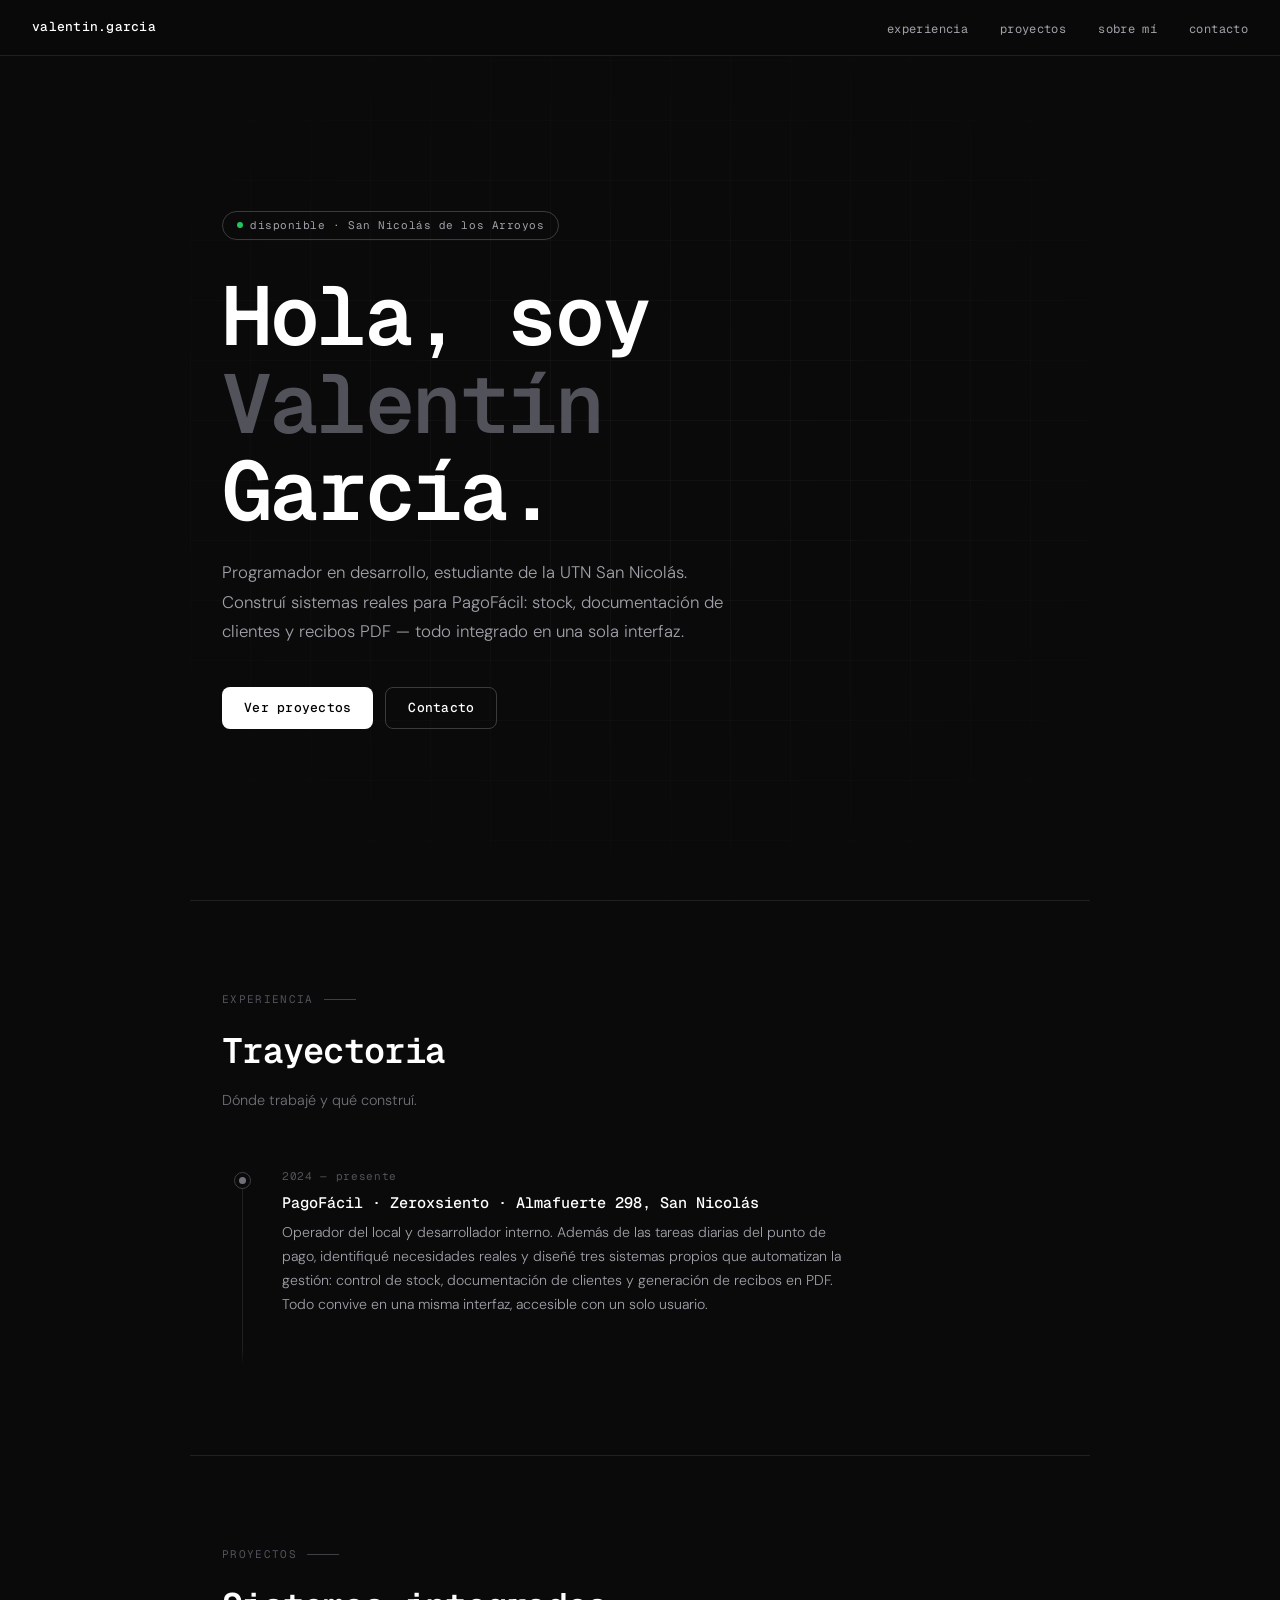
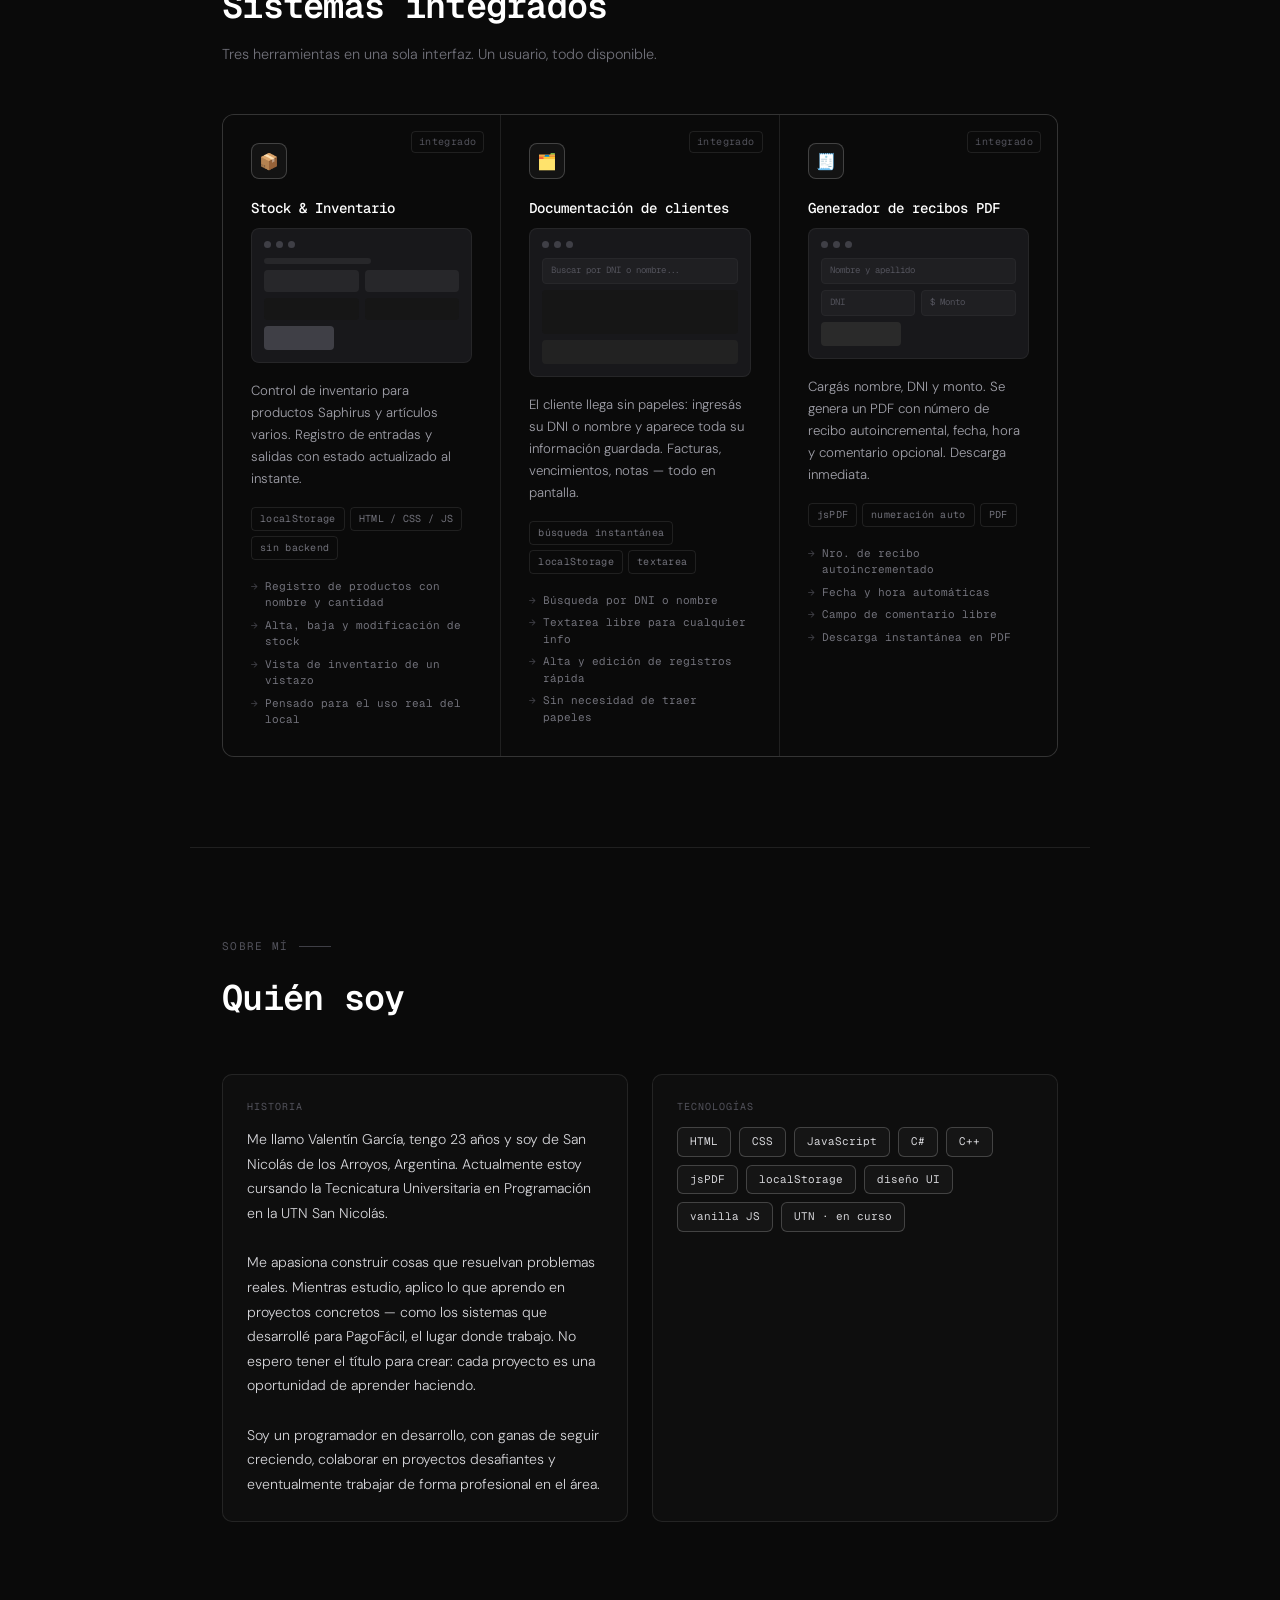
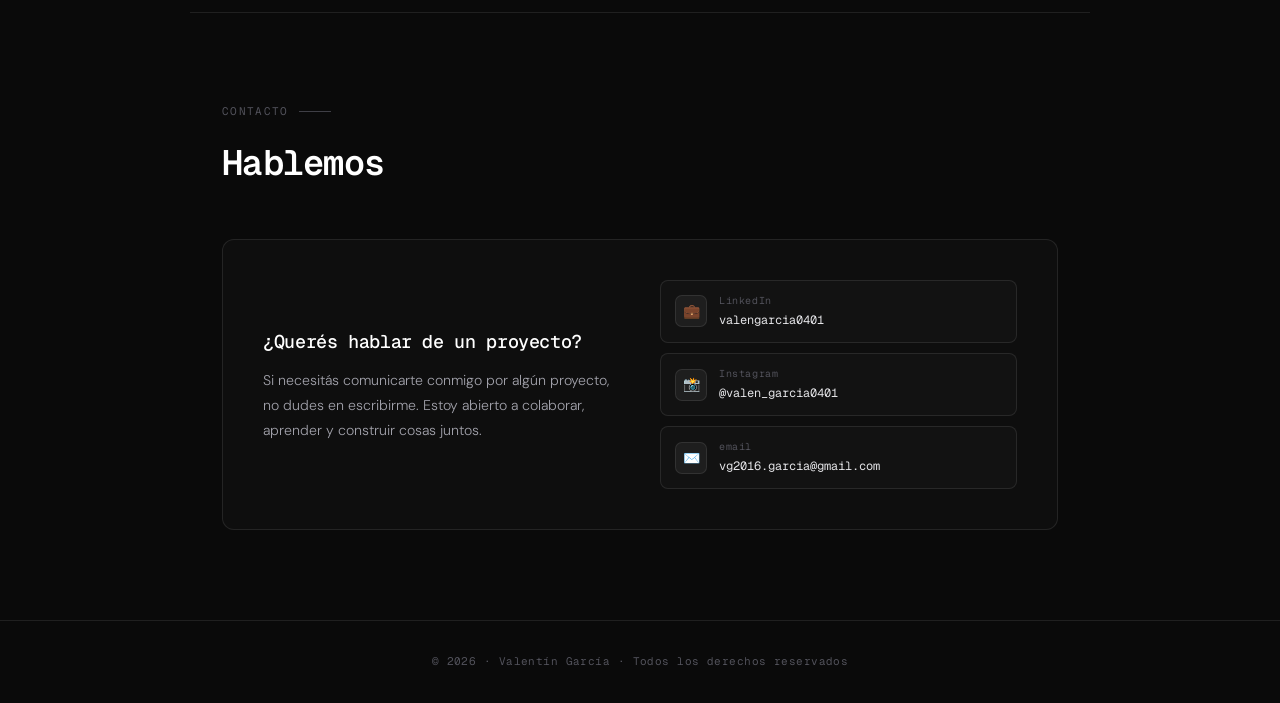
<file: index.html>
<!DOCTYPE html>
<html lang="es" style="background:#0a0a0a;">
<head>
  <meta charset="UTF-8">
  <meta name="viewport" content="width=device-width, initial-scale=1.0">
  <title>Valentín García — Portfolio</title>
  <link rel="preconnect" href="https://fonts.googleapis.com">
  <link href="https://fonts.googleapis.com/css2?family=Geist+Mono:wght@400;500;600&family=DM+Sans:ital,wght@0,300;0,400;0,500;1,300&display=swap" rel="stylesheet">
  <link rel="stylesheet" href="style.css">
</head>
<body>

<!-- NAV -->
<nav>
  <a class="nav-logo" href="#">valentin.garcia</a>
  <ul class="nav-links">
    <li><a href="#experiencia">experiencia</a></li>
    <li><a href="#proyectos">proyectos</a></li>
    <li><a href="#sobre-mi">sobre mí</a></li>
    <li><a href="#contacto">contacto</a></li>
  </ul>
</nav>

<!-- HERO -->
<div class="hero">
  <div class="hero-grid"></div>
  <div class="hero-badge">
    <span class="badge-dot"></span>disponible · San Nicolás de los Arroyos
  </div>
  <h1>
    Hola, soy<br>
    <span class="dim">Valentín</span><br>
    García.
  </h1>
  <p class="hero-desc">
    Programador en desarrollo, estudiante de la UTN San Nicolás. Construí sistemas reales para PagoFácil: stock, documentación de clientes y recibos PDF — todo integrado en una sola interfaz.
  </p>
  <div class="hero-ctas">
    <a href="#proyectos" class="btn btn-primary">Ver proyectos</a>
    <a href="#contacto" class="btn btn-secondary">Contacto</a>
  </div>
</div>

<hr class="divider">

<!-- EXPERIENCIA -->
<section id="experiencia">
  <div class="section-label fade-up">experiencia</div>
  <h2 class="fade-up">Trayectoria</h2>
  <p class="section-sub fade-up">Dónde trabajé y qué construí.</p>

  <div class="timeline fade-up">
    <div class="timeline-line"></div>
    <div class="timeline-item">
      <div class="timeline-dot"></div>
      <div class="timeline-meta">2024 — presente</div>
      <div class="timeline-title">PagoFácil · Zeroxsiento · Almafuerte 298, San Nicolás</div>
      <div class="timeline-desc">
        Operador del local y desarrollador interno. Además de las tareas diarias del punto de pago, identifiqué necesidades reales y diseñé tres sistemas propios que automatizan la gestión: control de stock, documentación de clientes y generación de recibos en PDF. Todo convive en una misma interfaz, accesible con un solo usuario.
      </div>
    </div>
  </div>
</section>

<hr class="divider">

<!-- PROYECTOS -->
<section id="proyectos">
  <div class="section-label fade-up">proyectos</div>
  <h2 class="fade-up">Sistemas integrados</h2>
  <p class="section-sub fade-up">Tres herramientas en una sola interfaz. Un usuario, todo disponible.</p>

  <div class="projects-grid fade-up">

    <!-- STOCK -->
    <div class="project-card">
      <span class="project-integrated-badge">integrado</span>
      <div class="project-card-icon">📦</div>
      <h3>Stock & Inventario</h3>
      <div class="project-mockup">
        <div class="mockup-bar">
          <div class="mockup-dot"></div>
          <div class="mockup-dot"></div>
          <div class="mockup-dot"></div>
        </div>
        <div class="mockup-line" style="width:55%;"></div>
        <div class="mockup-row">
          <div class="mockup-cell"></div>
          <div class="mockup-cell"></div>
        </div>
        <div class="mockup-row">
          <div class="mockup-cell" style="background:#161616;"></div>
          <div class="mockup-cell" style="background:#161616;"></div>
        </div>
        <div class="mockup-btn"></div>
      </div>
      <p>Control de inventario para productos Saphirus y artículos varios. Registro de entradas y salidas con estado actualizado al instante.</p>
      <div class="project-tags">
        <span class="tag">localStorage</span>
        <span class="tag">HTML / CSS / JS</span>
        <span class="tag">sin backend</span>
      </div>
      <ul class="project-features">
        <li>Registro de productos con nombre y cantidad</li>
        <li>Alta, baja y modificación de stock</li>
        <li>Vista de inventario de un vistazo</li>
        <li>Pensado para el uso real del local</li>
      </ul>
    </div>

    <!-- DOCUMENTACIÓN -->
    <div class="project-card">
      <span class="project-integrated-badge">integrado</span>
      <div class="project-card-icon">🗂️</div>
      <h3>Documentación de clientes</h3>
      <div class="project-mockup">
        <div class="mockup-bar">
          <div class="mockup-dot"></div>
          <div class="mockup-dot"></div>
          <div class="mockup-dot"></div>
        </div>
        <div class="mockup-input">
          <span class="mockup-input-text">Buscar por DNI o nombre...</span>
        </div>
        <div class="mockup-line" style="width:100%; height:44px; border-radius:4px; background:#161616; margin-bottom:6px;"></div>
        <div class="mockup-btn" style="width:100%; background:#222;"></div>
      </div>
      <p>El cliente llega sin papeles: ingresás su DNI o nombre y aparece toda su información guardada. Facturas, vencimientos, notas — todo en pantalla.</p>
      <div class="project-tags">
        <span class="tag">búsqueda instantánea</span>
        <span class="tag">localStorage</span>
        <span class="tag">textarea</span>
      </div>
      <ul class="project-features">
        <li>Búsqueda por DNI o nombre</li>
        <li>Textarea libre para cualquier info</li>
        <li>Alta y edición de registros rápida</li>
        <li>Sin necesidad de traer papeles</li>
      </ul>
    </div>

    <!-- RECIBOS -->
    <div class="project-card">
      <span class="project-integrated-badge">integrado</span>
      <div class="project-card-icon">🧾</div>
      <h3>Generador de recibos PDF</h3>
      <div class="project-mockup">
        <div class="mockup-bar">
          <div class="mockup-dot"></div>
          <div class="mockup-dot"></div>
          <div class="mockup-dot"></div>
        </div>
        <div class="mockup-input">
          <span class="mockup-input-text">Nombre y apellido</span>
        </div>
        <div class="mockup-row">
          <div class="mockup-input" style="margin:0;">
            <span class="mockup-input-text">DNI</span>
          </div>
          <div class="mockup-input" style="margin:0;">
            <span class="mockup-input-text">$ Monto</span>
          </div>
        </div>
        <div class="mockup-btn" style="background:#2a2a2a; margin-top:6px; width:80px;"></div>
      </div>
      <p>Cargás nombre, DNI y monto. Se genera un PDF con número de recibo autoincremental, fecha, hora y comentario opcional. Descarga inmediata.</p>
      <div class="project-tags">
        <span class="tag">jsPDF</span>
        <span class="tag">numeración auto</span>
        <span class="tag">PDF</span>
      </div>
      <ul class="project-features">
        <li>Nro. de recibo autoincrementado</li>
        <li>Fecha y hora automáticas</li>
        <li>Campo de comentario libre</li>
        <li>Descarga instantánea en PDF</li>
      </ul>
    </div>

  </div>
</section>

<hr class="divider">

<!-- SOBRE MÍ -->
<section id="sobre-mi">
  <div class="section-label fade-up">sobre mí</div>
  <h2 class="fade-up">Quién soy</h2>

  <div class="about-grid fade-up">
    <div class="about-block">
      <div class="about-block-label">historia</div>
      <p>
        Me llamo Valentín García, tengo 23 años y soy de San Nicolás de los Arroyos, Argentina. Actualmente estoy cursando la Tecnicatura Universitaria en Programación en la UTN San Nicolás.
        <br><br>
        Me apasiona construir cosas que resuelvan problemas reales. Mientras estudio, aplico lo que aprendo en proyectos concretos — como los sistemas que desarrollé para PagoFácil, el lugar donde trabajo. No espero tener el título para crear: cada proyecto es una oportunidad de aprender haciendo.
        <br><br>
        Soy un programador en desarrollo, con ganas de seguir creciendo, colaborar en proyectos desafiantes y eventualmente trabajar de forma profesional en el área.
      </p>
    </div>

    <div class="about-block">
      <div class="about-block-label">tecnologías</div>
      <div class="skills-list">
        <span class="skill-pill">HTML</span>
        <span class="skill-pill">CSS</span>
        <span class="skill-pill">JavaScript</span>
        <span class="skill-pill">C#</span>
        <span class="skill-pill">C++</span>
        <span class="skill-pill">jsPDF</span>
        <span class="skill-pill">localStorage</span>
        <span class="skill-pill">diseño UI</span>
        <span class="skill-pill">vanilla JS</span>
        <span class="skill-pill">UTN · en curso</span>
      </div>
    </div>
  </div>
</section>

<hr class="divider">

<!-- CONTACTO -->
<section id="contacto">
  <div class="section-label fade-up">contacto</div>
  <h2 class="fade-up">Hablemos</h2>

  <div class="contact-inner fade-up">
    <div>
      <h3>¿Querés hablar de un proyecto?</h3>
      <p>
        Si necesitás comunicarte conmigo por algún proyecto, no dudes en escribirme. Estoy abierto a colaborar, aprender y construir cosas juntos.
      </p>
    </div>
    <div class="contact-items">
      <a class="contact-item" href="https://www.linkedin.com/in/valengarcia0401" target="_blank">
        <div class="contact-item-icon">💼</div>
        <div>
          <div class="contact-item-label">LinkedIn</div>
          <div class="contact-item-value">valengarcia0401</div>
        </div>
      </a>
      <a class="contact-item" href="https://instagram.com/valengarcia0401" target="_blank">
        <div class="contact-item-icon">📸</div>
        <div>
          <div class="contact-item-label">Instagram</div>
          <div class="contact-item-value">@valen_garcia0401</div>
        </div>
      </a>
      <a class="contact-item" href="mailto:tu@email.com">
        <div class="contact-item-icon">✉️</div>
        <div>
          <div class="contact-item-label">email</div>
          <div class="contact-item-value">vg2016.garcia@gmail.com</div>
        </div>
      </a>
    </div>
  </div>
</section>

<footer>
  <span>© 2026 · Valentín García · Todos los derechos reservados</span>
</footer>

<script src="main.js"></script>
</body>
</html>
</file>
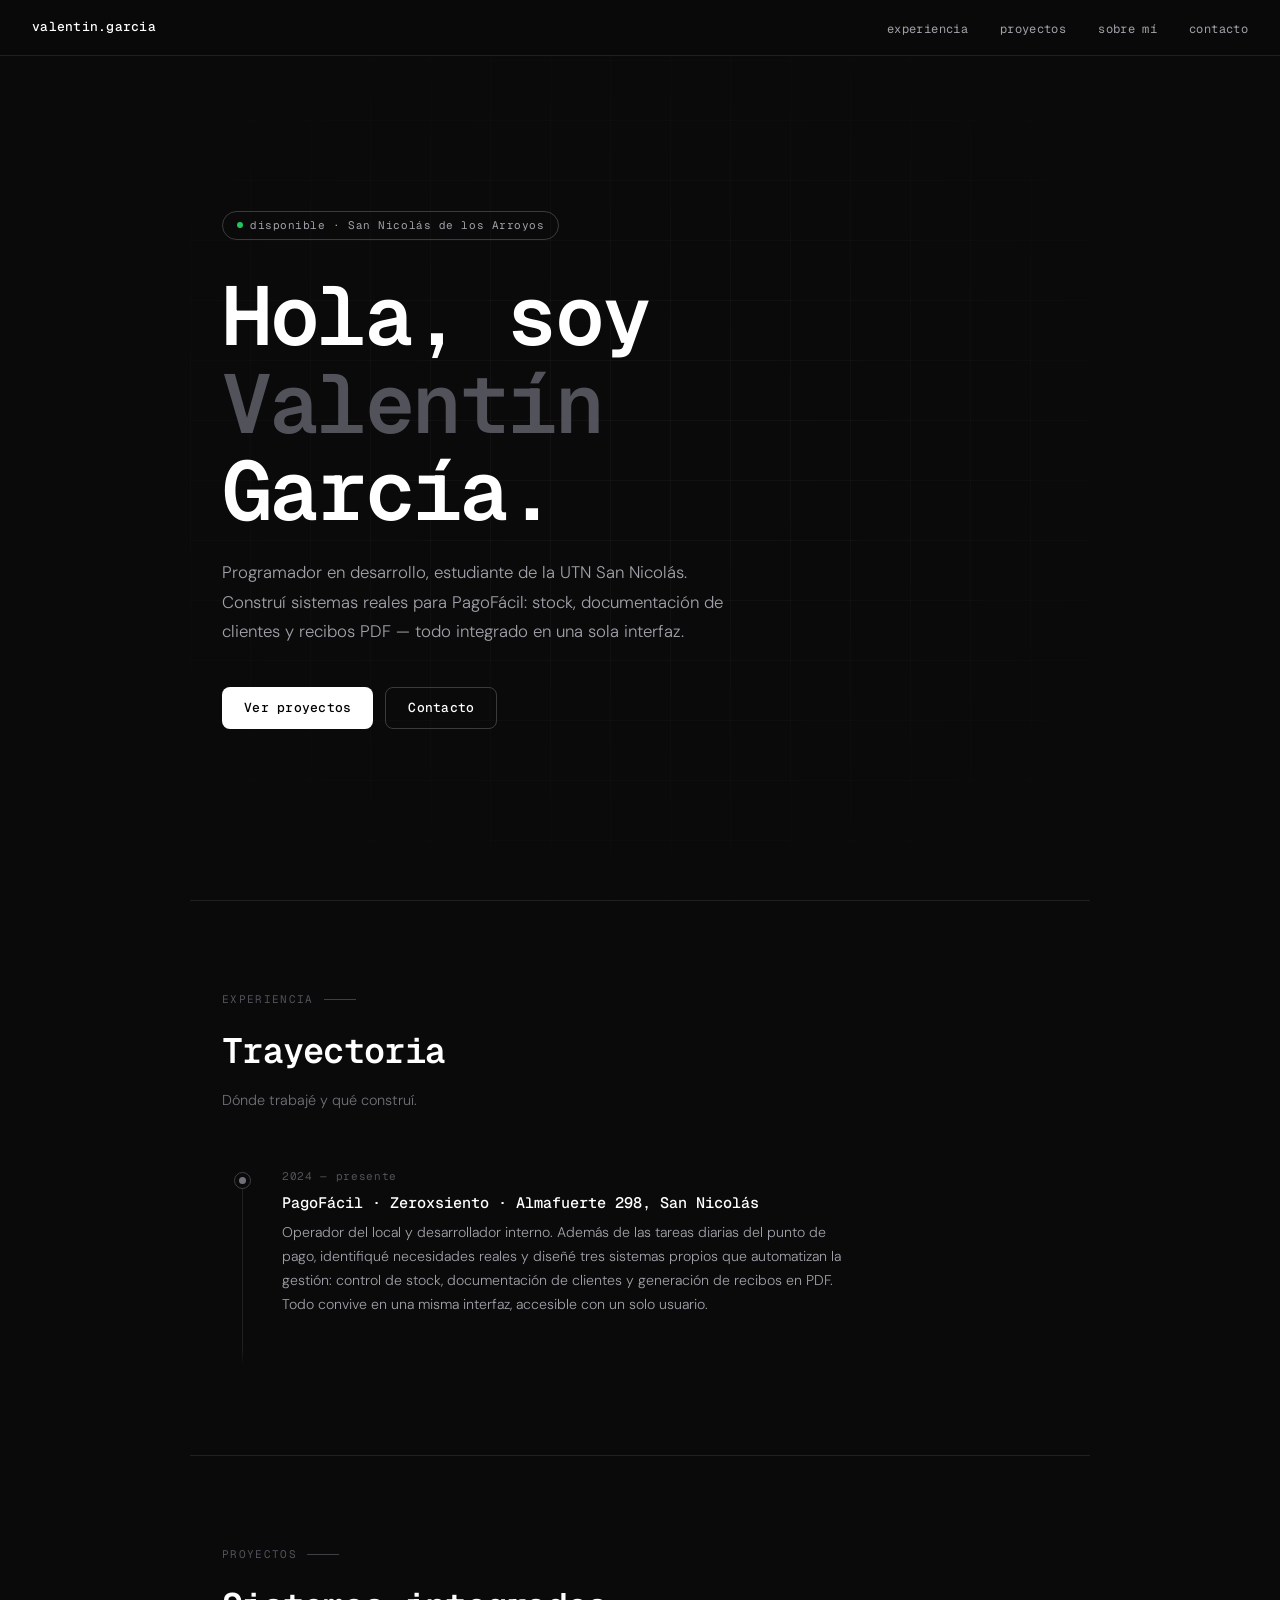
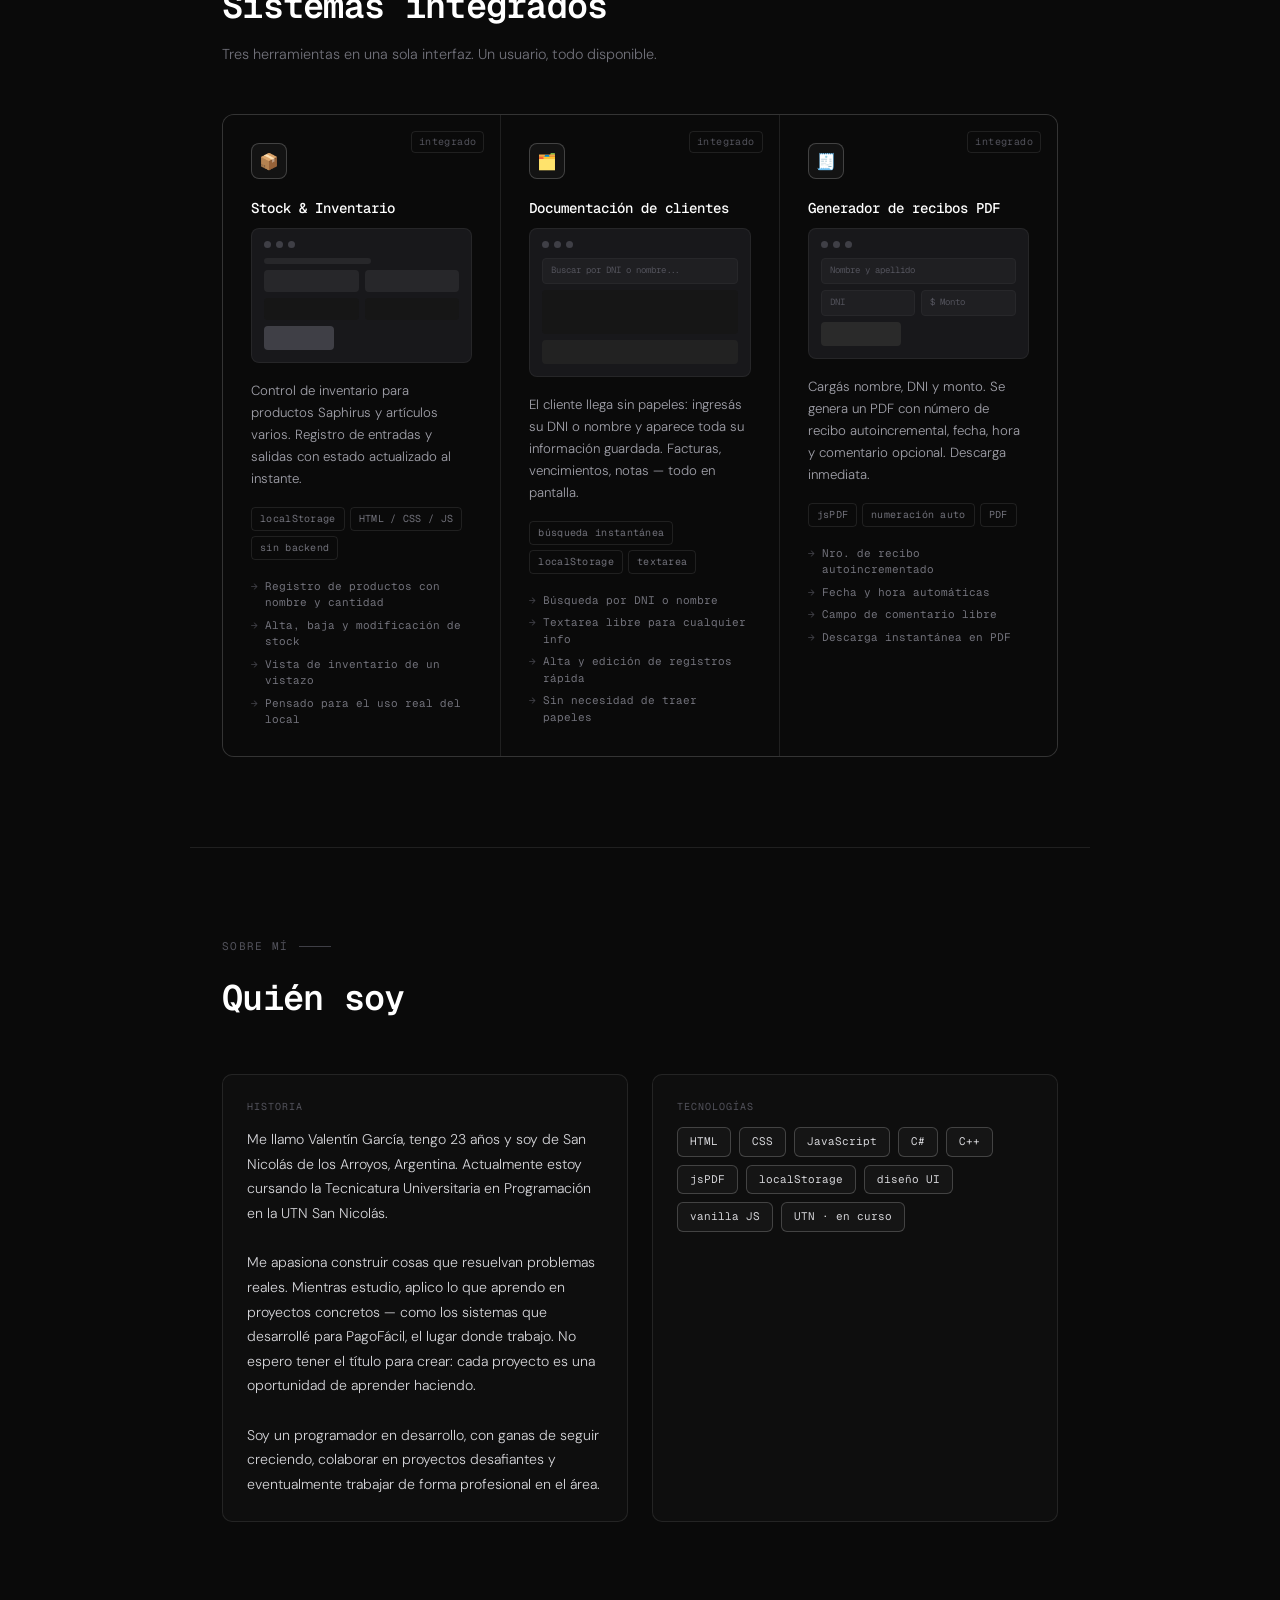
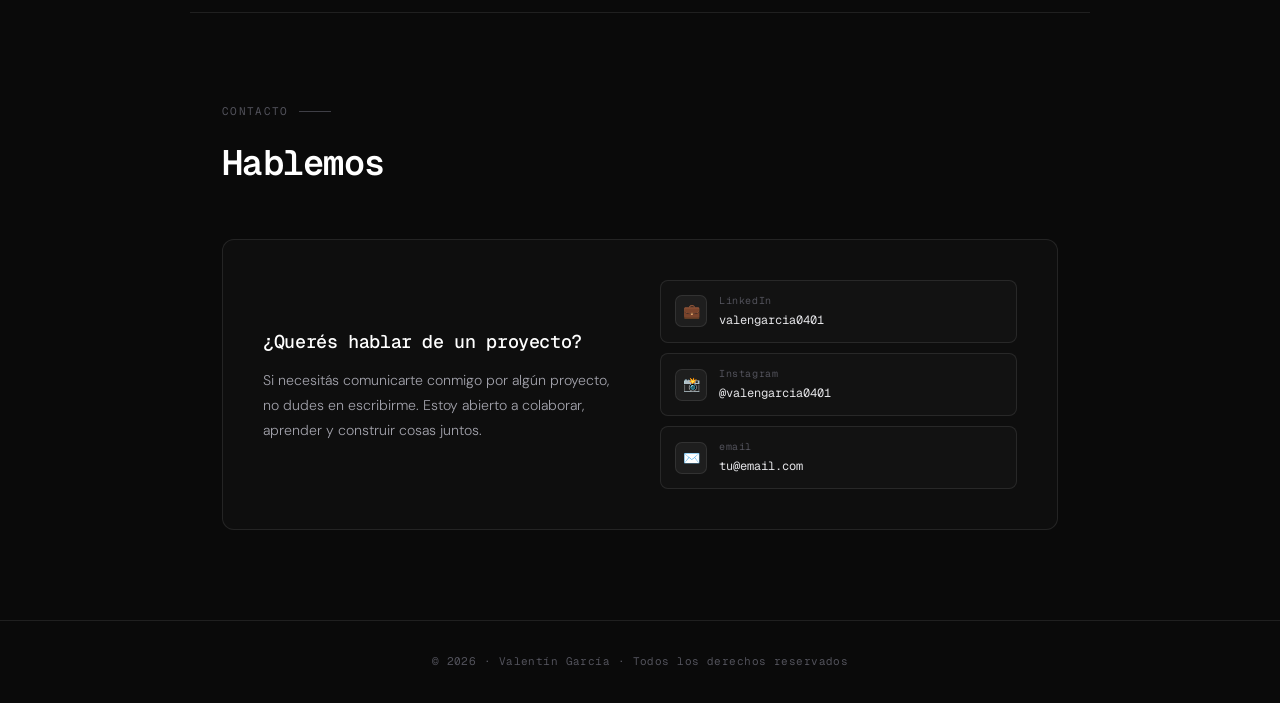
<file: index (3).html>
<!DOCTYPE html>
<html lang="es" style="background:#0a0a0a;">
<head>
  <meta charset="UTF-8">
  <meta name="viewport" content="width=device-width, initial-scale=1.0">
  <title>Valentín García — Portfolio</title>
  <link rel="preconnect" href="https://fonts.googleapis.com">
  <link href="https://fonts.googleapis.com/css2?family=Geist+Mono:wght@400;500;600&family=DM+Sans:ital,wght@0,300;0,400;0,500;1,300&display=swap" rel="stylesheet">
  <link rel="stylesheet" href="style.css">
</head>
<body>

<!-- NAV -->
<nav>
  <a class="nav-logo" href="#">valentin.garcia</a>
  <ul class="nav-links">
    <li><a href="#experiencia">experiencia</a></li>
    <li><a href="#proyectos">proyectos</a></li>
    <li><a href="#sobre-mi">sobre mí</a></li>
    <li><a href="#contacto">contacto</a></li>
  </ul>
</nav>

<!-- HERO -->
<div class="hero">
  <div class="hero-grid"></div>
  <div class="hero-badge">
    <span class="badge-dot"></span>disponible · San Nicolás de los Arroyos
  </div>
  <h1>
    Hola, soy<br>
    <span class="dim">Valentín</span><br>
    García.
  </h1>
  <p class="hero-desc">
    Programador en desarrollo, estudiante de la UTN San Nicolás. Construí sistemas reales para PagoFácil: stock, documentación de clientes y recibos PDF — todo integrado en una sola interfaz.
  </p>
  <div class="hero-ctas">
    <a href="#proyectos" class="btn btn-primary">Ver proyectos</a>
    <a href="#contacto" class="btn btn-secondary">Contacto</a>
  </div>
</div>

<hr class="divider">

<!-- EXPERIENCIA -->
<section id="experiencia">
  <div class="section-label fade-up">experiencia</div>
  <h2 class="fade-up">Trayectoria</h2>
  <p class="section-sub fade-up">Dónde trabajé y qué construí.</p>

  <div class="timeline fade-up">
    <div class="timeline-line"></div>
    <div class="timeline-item">
      <div class="timeline-dot"></div>
      <div class="timeline-meta">2024 — presente</div>
      <div class="timeline-title">PagoFácil · Zeroxsiento · Almafuerte 298, San Nicolás</div>
      <div class="timeline-desc">
        Operador del local y desarrollador interno. Además de las tareas diarias del punto de pago, identifiqué necesidades reales y diseñé tres sistemas propios que automatizan la gestión: control de stock, documentación de clientes y generación de recibos en PDF. Todo convive en una misma interfaz, accesible con un solo usuario.
      </div>
    </div>
  </div>
</section>

<hr class="divider">

<!-- PROYECTOS -->
<section id="proyectos">
  <div class="section-label fade-up">proyectos</div>
  <h2 class="fade-up">Sistemas integrados</h2>
  <p class="section-sub fade-up">Tres herramientas en una sola interfaz. Un usuario, todo disponible.</p>

  <div class="projects-grid fade-up">

    <!-- STOCK -->
    <div class="project-card">
      <span class="project-integrated-badge">integrado</span>
      <div class="project-card-icon">📦</div>
      <h3>Stock & Inventario</h3>
      <div class="project-mockup">
        <div class="mockup-bar">
          <div class="mockup-dot"></div>
          <div class="mockup-dot"></div>
          <div class="mockup-dot"></div>
        </div>
        <div class="mockup-line" style="width:55%;"></div>
        <div class="mockup-row">
          <div class="mockup-cell"></div>
          <div class="mockup-cell"></div>
        </div>
        <div class="mockup-row">
          <div class="mockup-cell" style="background:#161616;"></div>
          <div class="mockup-cell" style="background:#161616;"></div>
        </div>
        <div class="mockup-btn"></div>
      </div>
      <p>Control de inventario para productos Saphirus y artículos varios. Registro de entradas y salidas con estado actualizado al instante.</p>
      <div class="project-tags">
        <span class="tag">localStorage</span>
        <span class="tag">HTML / CSS / JS</span>
        <span class="tag">sin backend</span>
      </div>
      <ul class="project-features">
        <li>Registro de productos con nombre y cantidad</li>
        <li>Alta, baja y modificación de stock</li>
        <li>Vista de inventario de un vistazo</li>
        <li>Pensado para el uso real del local</li>
      </ul>
    </div>

    <!-- DOCUMENTACIÓN -->
    <div class="project-card">
      <span class="project-integrated-badge">integrado</span>
      <div class="project-card-icon">🗂️</div>
      <h3>Documentación de clientes</h3>
      <div class="project-mockup">
        <div class="mockup-bar">
          <div class="mockup-dot"></div>
          <div class="mockup-dot"></div>
          <div class="mockup-dot"></div>
        </div>
        <div class="mockup-input">
          <span class="mockup-input-text">Buscar por DNI o nombre...</span>
        </div>
        <div class="mockup-line" style="width:100%; height:44px; border-radius:4px; background:#161616; margin-bottom:6px;"></div>
        <div class="mockup-btn" style="width:100%; background:#222;"></div>
      </div>
      <p>El cliente llega sin papeles: ingresás su DNI o nombre y aparece toda su información guardada. Facturas, vencimientos, notas — todo en pantalla.</p>
      <div class="project-tags">
        <span class="tag">búsqueda instantánea</span>
        <span class="tag">localStorage</span>
        <span class="tag">textarea</span>
      </div>
      <ul class="project-features">
        <li>Búsqueda por DNI o nombre</li>
        <li>Textarea libre para cualquier info</li>
        <li>Alta y edición de registros rápida</li>
        <li>Sin necesidad de traer papeles</li>
      </ul>
    </div>

    <!-- RECIBOS -->
    <div class="project-card">
      <span class="project-integrated-badge">integrado</span>
      <div class="project-card-icon">🧾</div>
      <h3>Generador de recibos PDF</h3>
      <div class="project-mockup">
        <div class="mockup-bar">
          <div class="mockup-dot"></div>
          <div class="mockup-dot"></div>
          <div class="mockup-dot"></div>
        </div>
        <div class="mockup-input">
          <span class="mockup-input-text">Nombre y apellido</span>
        </div>
        <div class="mockup-row">
          <div class="mockup-input" style="margin:0;">
            <span class="mockup-input-text">DNI</span>
          </div>
          <div class="mockup-input" style="margin:0;">
            <span class="mockup-input-text">$ Monto</span>
          </div>
        </div>
        <div class="mockup-btn" style="background:#2a2a2a; margin-top:6px; width:80px;"></div>
      </div>
      <p>Cargás nombre, DNI y monto. Se genera un PDF con número de recibo autoincremental, fecha, hora y comentario opcional. Descarga inmediata.</p>
      <div class="project-tags">
        <span class="tag">jsPDF</span>
        <span class="tag">numeración auto</span>
        <span class="tag">PDF</span>
      </div>
      <ul class="project-features">
        <li>Nro. de recibo autoincrementado</li>
        <li>Fecha y hora automáticas</li>
        <li>Campo de comentario libre</li>
        <li>Descarga instantánea en PDF</li>
      </ul>
    </div>

  </div>
</section>

<hr class="divider">

<!-- SOBRE MÍ -->
<section id="sobre-mi">
  <div class="section-label fade-up">sobre mí</div>
  <h2 class="fade-up">Quién soy</h2>

  <div class="about-grid fade-up">
    <div class="about-block">
      <div class="about-block-label">historia</div>
      <p>
        Me llamo Valentín García, tengo 23 años y soy de San Nicolás de los Arroyos, Argentina. Actualmente estoy cursando la Tecnicatura Universitaria en Programación en la UTN San Nicolás.
        <br><br>
        Me apasiona construir cosas que resuelvan problemas reales. Mientras estudio, aplico lo que aprendo en proyectos concretos — como los sistemas que desarrollé para PagoFácil, el lugar donde trabajo. No espero tener el título para crear: cada proyecto es una oportunidad de aprender haciendo.
        <br><br>
        Soy un programador en desarrollo, con ganas de seguir creciendo, colaborar en proyectos desafiantes y eventualmente trabajar de forma profesional en el área.
      </p>
    </div>

    <div class="about-block">
      <div class="about-block-label">tecnologías</div>
      <div class="skills-list">
        <span class="skill-pill">HTML</span>
        <span class="skill-pill">CSS</span>
        <span class="skill-pill">JavaScript</span>
        <span class="skill-pill">C#</span>
        <span class="skill-pill">C++</span>
        <span class="skill-pill">jsPDF</span>
        <span class="skill-pill">localStorage</span>
        <span class="skill-pill">diseño UI</span>
        <span class="skill-pill">vanilla JS</span>
        <span class="skill-pill">UTN · en curso</span>
      </div>
    </div>
  </div>
</section>

<hr class="divider">

<!-- CONTACTO -->
<section id="contacto">
  <div class="section-label fade-up">contacto</div>
  <h2 class="fade-up">Hablemos</h2>

  <div class="contact-inner fade-up">
    <div>
      <h3>¿Querés hablar de un proyecto?</h3>
      <p>
        Si necesitás comunicarte conmigo por algún proyecto, no dudes en escribirme. Estoy abierto a colaborar, aprender y construir cosas juntos.
      </p>
    </div>
    <div class="contact-items">
      <a class="contact-item" href="https://www.linkedin.com/in/valengarcia0401" target="_blank">
        <div class="contact-item-icon">💼</div>
        <div>
          <div class="contact-item-label">LinkedIn</div>
          <div class="contact-item-value">valengarcia0401</div>
        </div>
      </a>
      <a class="contact-item" href="https://instagram.com/valengarcia0401" target="_blank">
        <div class="contact-item-icon">📸</div>
        <div>
          <div class="contact-item-label">Instagram</div>
          <div class="contact-item-value">@valengarcia0401</div>
        </div>
      </a>
      <a class="contact-item" href="mailto:tu@email.com">
        <div class="contact-item-icon">✉️</div>
        <div>
          <div class="contact-item-label">email</div>
          <div class="contact-item-value">tu@email.com</div>
        </div>
      </a>
    </div>
  </div>
</section>

<footer>
  <span>© 2026 · Valentín García · Todos los derechos reservados</span>
</footer>

<script src="main.js"></script>
</body>
</html>
</file>
<file: style.css>
*, *::before, *::after {
  box-sizing: border-box;
  margin: 0;
  padding: 0;
}

:root {
  --bg: #0a0a0a;
  --white: #ffffff;
  --gray-200: #e4e4e7;
  --gray-300: #d4d4d8;
  --gray-400: #a1a1aa;
  --gray-500: #71717a;
  --gray-600: #52525b;
  --gray-700: #3f3f46;
  --gray-800: #27272a;
  --gray-900: #18181b;
  --border: rgba(255, 255, 255, 0.09);
  --border-hover: rgba(255, 255, 255, 0.2);
  --font-mono: 'Geist Mono', monospace;
  --font-sans: 'DM Sans', sans-serif;
}

html, body {
  background: var(--bg) !important;
  color: var(--white);
  font-family: var(--font-sans);
  font-size: 16px;
  line-height: 1.6;
  -webkit-font-smoothing: antialiased;
  overflow-x: hidden;
  scroll-behavior: smooth;
}

/* ── NAV ─────────────────────────────────── */
nav {
  position: fixed;
  top: 0; left: 0; right: 0;
  z-index: 100;
  display: flex;
  align-items: center;
  justify-content: space-between;
  padding: 0 2rem;
  height: 56px;
  background: rgba(10, 10, 10, 0.85);
  backdrop-filter: blur(16px);
  border-bottom: 1px solid var(--border);
}

.nav-logo {
  font-family: var(--font-mono);
  font-size: 13px;
  font-weight: 500;
  color: var(--white);
  letter-spacing: 0.02em;
  text-decoration: none;
}

.nav-links {
  display: flex;
  gap: 2rem;
  list-style: none;
}

.nav-links a {
  font-family: var(--font-mono);
  font-size: 12px;
  color: var(--gray-400);
  text-decoration: none;
  letter-spacing: 0.03em;
  transition: color 0.2s;
}
.nav-links a:hover { color: var(--white); }

/* ── HERO ────────────────────────────────── */
.hero {
  min-height: 100vh;
  display: flex;
  flex-direction: column;
  justify-content: center;
  padding: 120px 2rem 80px;
  max-width: 900px;
  margin: 0 auto;
  position: relative;
}

.hero-grid {
  position: absolute;
  inset: 0;
  background-image:
    linear-gradient(rgba(255, 255, 255, 0.03) 1px, transparent 1px),
    linear-gradient(90deg, rgba(255, 255, 255, 0.03) 1px, transparent 1px);
  background-size: 60px 60px;
  mask-image: radial-gradient(ellipse 80% 60% at 50% 50%, black 20%, transparent 100%);
  pointer-events: none;
  z-index: 0;
}

.hero > *:not(.hero-grid) {
  position: relative;
  z-index: 1;
}

.hero-badge {
  display: inline-flex;
  align-items: center;
  gap: 7px;
  font-family: var(--font-mono);
  font-size: 11px;
  color: var(--gray-400);
  border: 1px solid var(--border-hover);
  border-radius: 100px;
  padding: 5px 14px;
  margin-bottom: 2rem;
  width: fit-content;
  letter-spacing: 0.05em;
}

.badge-dot {
  width: 6px;
  height: 6px;
  border-radius: 50%;
  background: #22c55e;
  animation: blink 2s infinite;
}

@keyframes blink {
  0%, 100% { opacity: 1; }
  50%       { opacity: 0.3; }
}

.hero h1 {
  font-family: var(--font-mono);
  font-size: clamp(2.6rem, 8vw, 5.2rem);
  font-weight: 600;
  line-height: 1.05;
  letter-spacing: -0.03em;
  margin-bottom: 1.5rem;
  color: var(--white);
}

.hero h1 .dim { color: var(--gray-600); }

.hero-desc {
  font-size: 1.05rem;
  color: var(--gray-400);
  max-width: 520px;
  line-height: 1.75;
  font-weight: 300;
  margin-bottom: 2.5rem;
}

.hero-ctas {
  display: flex;
  gap: 12px;
  flex-wrap: wrap;
}

/* ── BOTONES ─────────────────────────────── */
.btn {
  display: inline-flex;
  align-items: center;
  gap: 6px;
  padding: 10px 22px;
  border-radius: 8px;
  font-family: var(--font-mono);
  font-size: 13px;
  font-weight: 500;
  text-decoration: none;
  cursor: pointer;
  transition: all 0.15s;
  letter-spacing: 0.02em;
}

.btn-primary { background: var(--white); color: #000; border: none; }
.btn-primary:hover { background: var(--gray-200); }

.btn-secondary { background: transparent; color: var(--white); border: 1px solid var(--border-hover); }
.btn-secondary:hover { background: rgba(255, 255, 255, 0.06); border-color: var(--gray-500); }

/* ── DIVIDER ─────────────────────────────── */
.divider {
  border: none;
  border-top: 1px solid var(--border);
  max-width: 900px;
  margin: 0 auto;
}

/* ── SECTIONS ────────────────────────────── */
section {
  max-width: 900px;
  margin: 0 auto;
  padding: 90px 2rem;
}

.section-label {
  font-family: var(--font-mono);
  font-size: 11px;
  letter-spacing: 0.12em;
  color: var(--gray-600);
  text-transform: uppercase;
  margin-bottom: 0.9rem;
  display: flex;
  align-items: center;
  gap: 10px;
}
.section-label::after {
  content: '';
  width: 32px;
  height: 1px;
  background: var(--gray-700);
}

h2 {
  font-family: var(--font-mono);
  font-size: clamp(1.5rem, 4vw, 2.2rem);
  font-weight: 600;
  letter-spacing: -0.02em;
  margin-bottom: 0.6rem;
  color: var(--white);
}

.section-sub {
  font-size: 0.9rem;
  color: var(--gray-500);
  font-weight: 300;
  margin-bottom: 0;
}

/* ── TIMELINE ────────────────────────────── */
.timeline {
  position: relative;
  margin-top: 3.5rem;
}

.timeline-line {
  position: absolute;
  left: 20px;
  top: 0; bottom: 0;
  width: 1px;
  background: linear-gradient(to bottom, transparent, var(--border) 8%, var(--border) 92%, transparent);
}

.timeline-item {
  position: relative;
  padding-left: 60px;
  padding-bottom: 3rem;
}

.timeline-dot {
  position: absolute;
  left: 12px;
  top: 4px;
  width: 17px;
  height: 17px;
  border-radius: 50%;
  background: var(--bg);
  border: 1px solid var(--gray-700);
  display: flex;
  align-items: center;
  justify-content: center;
  transition: border-color 0.3s;
}
.timeline-dot::after {
  content: '';
  width: 7px;
  height: 7px;
  border-radius: 50%;
  background: var(--gray-500);
  transition: background 0.3s;
}
.timeline-item:hover .timeline-dot            { border-color: var(--white); }
.timeline-item:hover .timeline-dot::after     { background: var(--white); }

.timeline-meta {
  font-family: var(--font-mono);
  font-size: 11px;
  color: var(--gray-600);
  letter-spacing: 0.06em;
  margin-bottom: 5px;
}

.timeline-title {
  font-family: var(--font-mono);
  font-size: 0.95rem;
  font-weight: 500;
  color: var(--white);
  margin-bottom: 6px;
}

.timeline-desc {
  font-size: 0.88rem;
  color: var(--gray-400);
  font-weight: 300;
  max-width: 560px;
  line-height: 1.7;
}

/* ── PROJECTS ────────────────────────────── */
.projects-grid {
  display: grid;
  grid-template-columns: repeat(3, 1fr);
  gap: 1px;
  background: var(--border);
  border: 1px solid var(--border);
  border-radius: 12px;
  overflow: hidden;
  margin-top: 3rem;
}

@media (max-width: 700px) {
  .projects-grid { grid-template-columns: 1fr; }
}

.project-card {
  background: var(--bg);
  padding: 1.75rem;
  position: relative;
  transition: background 0.2s;
}
.project-card:hover { background: #111; }

.project-card-icon {
  width: 36px;
  height: 36px;
  border-radius: 8px;
  border: 1px solid var(--border-hover);
  display: flex;
  align-items: center;
  justify-content: center;
  margin-bottom: 1.1rem;
  font-size: 16px;
  background: rgba(255, 255, 255, 0.04);
}

.project-card h3 {
  font-family: var(--font-mono);
  font-size: 0.88rem;
  font-weight: 500;
  color: var(--white);
  margin-bottom: 0.5rem;
}

.project-card p {
  font-size: 0.83rem;
  color: var(--gray-400);
  line-height: 1.65;
  font-weight: 300;
  margin-bottom: 1.1rem;
}

.project-integrated-badge {
  position: absolute;
  top: 1rem;
  right: 1rem;
  font-family: var(--font-mono);
  font-size: 10px;
  color: var(--gray-600);
  border: 1px solid var(--border);
  border-radius: 4px;
  padding: 2px 7px;
  letter-spacing: 0.04em;
}

.project-tags {
  display: flex;
  flex-wrap: wrap;
  gap: 5px;
  margin-bottom: 1.1rem;
}

.tag {
  font-family: var(--font-mono);
  font-size: 10px;
  color: var(--gray-500);
  border: 1px solid var(--border);
  border-radius: 4px;
  padding: 3px 8px;
  letter-spacing: 0.03em;
}

.project-features {
  list-style: none;
  display: flex;
  flex-direction: column;
  gap: 6px;
}

.project-features li {
  font-family: var(--font-mono);
  font-size: 11px;
  color: var(--gray-500);
  display: flex;
  align-items: flex-start;
  gap: 7px;
  line-height: 1.5;
}
.project-features li::before {
  content: '→';
  color: var(--gray-700);
  flex-shrink: 0;
}

/* ── MOCKUP ──────────────────────────────── */
.project-mockup {
  background: var(--gray-900);
  border: 1px solid rgba(255, 255, 255, 0.06);
  border-radius: 8px;
  padding: 12px;
  margin-bottom: 1.1rem;
}

.mockup-bar     { display: flex; gap: 5px; margin-bottom: 10px; }
.mockup-dot     { width: 7px; height: 7px; border-radius: 50%; background: var(--gray-700); }
.mockup-line    { height: 6px; border-radius: 3px; background: var(--gray-800); margin-bottom: 6px; }
.mockup-input   {
  height: 26px;
  border-radius: 4px;
  border: 1px solid var(--gray-800);
  background: rgba(255, 255, 255, 0.03);
  width: 100%;
  margin-bottom: 6px;
  display: flex;
  align-items: center;
  padding: 0 8px;
}
.mockup-input-text { font-family: var(--font-mono); font-size: 9px; color: var(--gray-600); }
.mockup-row     { display: grid; grid-template-columns: 1fr 1fr; gap: 6px; margin-bottom: 6px; }
.mockup-cell    { height: 22px; border-radius: 4px; background: var(--gray-800); }
.mockup-btn     { height: 24px; border-radius: 4px; background: var(--gray-700); width: 70px; margin-top: 2px; }

/* ── ABOUT ───────────────────────────────── */
.about-grid {
  display: grid;
  grid-template-columns: 1fr 1fr;
  gap: 1.5rem;
  margin-top: 3rem;
}
@media (max-width: 600px) {
  .about-grid { grid-template-columns: 1fr; }
}

.about-block {
  border: 1px solid var(--border);
  border-radius: 10px;
  padding: 1.5rem;
  background: rgba(255, 255, 255, 0.02);
}

.about-block-label {
  font-family: var(--font-mono);
  font-size: 10px;
  color: var(--gray-600);
  letter-spacing: 0.1em;
  text-transform: uppercase;
  margin-bottom: 0.75rem;
}

.about-block p {
  font-size: 0.88rem;
  color: var(--gray-300);
  line-height: 1.75;
  font-weight: 300;
}

.skills-list { display: flex; flex-wrap: wrap; gap: 8px; }

.skill-pill {
  font-family: var(--font-mono);
  font-size: 11px;
  color: var(--gray-300);
  border: 1px solid var(--border-hover);
  border-radius: 6px;
  padding: 5px 12px;
  background: rgba(255, 255, 255, 0.03);
  transition: background 0.15s;
}
.skill-pill:hover { background: rgba(255, 255, 255, 0.07); }

/* ── CONTACT ─────────────────────────────── */
.contact-inner {
  margin-top: 3rem;
  border: 1px solid var(--border);
  border-radius: 12px;
  padding: 2.5rem;
  background: rgba(255, 255, 255, 0.02);
  display: grid;
  grid-template-columns: 1fr 1fr;
  gap: 2.5rem;
  align-items: center;
}
@media (max-width: 600px) {
  .contact-inner { grid-template-columns: 1fr; }
}

.contact-inner h3 {
  font-family: var(--font-mono);
  font-size: 1.15rem;
  font-weight: 500;
  color: var(--white);
  letter-spacing: -0.02em;
  margin-bottom: 0.75rem;
}

.contact-inner > div > p {
  font-size: 0.88rem;
  color: var(--gray-400);
  font-weight: 300;
  line-height: 1.75;
}

.contact-items { display: flex; flex-direction: column; gap: 10px; }

.contact-item {
  display: flex;
  align-items: center;
  gap: 12px;
  padding: 12px 14px;
  border: 1px solid var(--border);
  border-radius: 8px;
  background: rgba(255, 255, 255, 0.02);
  text-decoration: none;
  color: inherit;
  transition: border-color 0.15s, background 0.15s;
}
.contact-item:hover { border-color: var(--gray-600); background: rgba(255, 255, 255, 0.05); }

.contact-item-icon {
  width: 32px;
  height: 32px;
  border-radius: 7px;
  background: rgba(255, 255, 255, 0.05);
  border: 1px solid var(--border);
  display: flex;
  align-items: center;
  justify-content: center;
  font-size: 14px;
  flex-shrink: 0;
}

.contact-item-label {
  font-family: var(--font-mono);
  font-size: 10px;
  color: var(--gray-600);
  letter-spacing: 0.06em;
  margin-bottom: 2px;
}

.contact-item-value {
  font-family: var(--font-mono);
  font-size: 12px;
  color: var(--gray-200);
}

/* ── FOOTER ──────────────────────────────── */
footer {
  border-top: 1px solid var(--border);
  padding: 2rem;
  text-align: center;
  font-family: var(--font-mono);
  font-size: 11px;
  color: var(--gray-600);
  letter-spacing: 0.04em;
}

/* ── ANIMACIONES ─────────────────────────── */
.fade-up {
  opacity: 0;
  transform: translateY(20px);
  transition: opacity 0.55s ease, transform 0.55s ease;
}
.fade-up.visible {
  opacity: 1;
  transform: translateY(0);
}

/* ── RESPONSIVE ──────────────────────────── */
@media (max-width: 600px) {
  .nav-links { display: none; }
}
</file>
